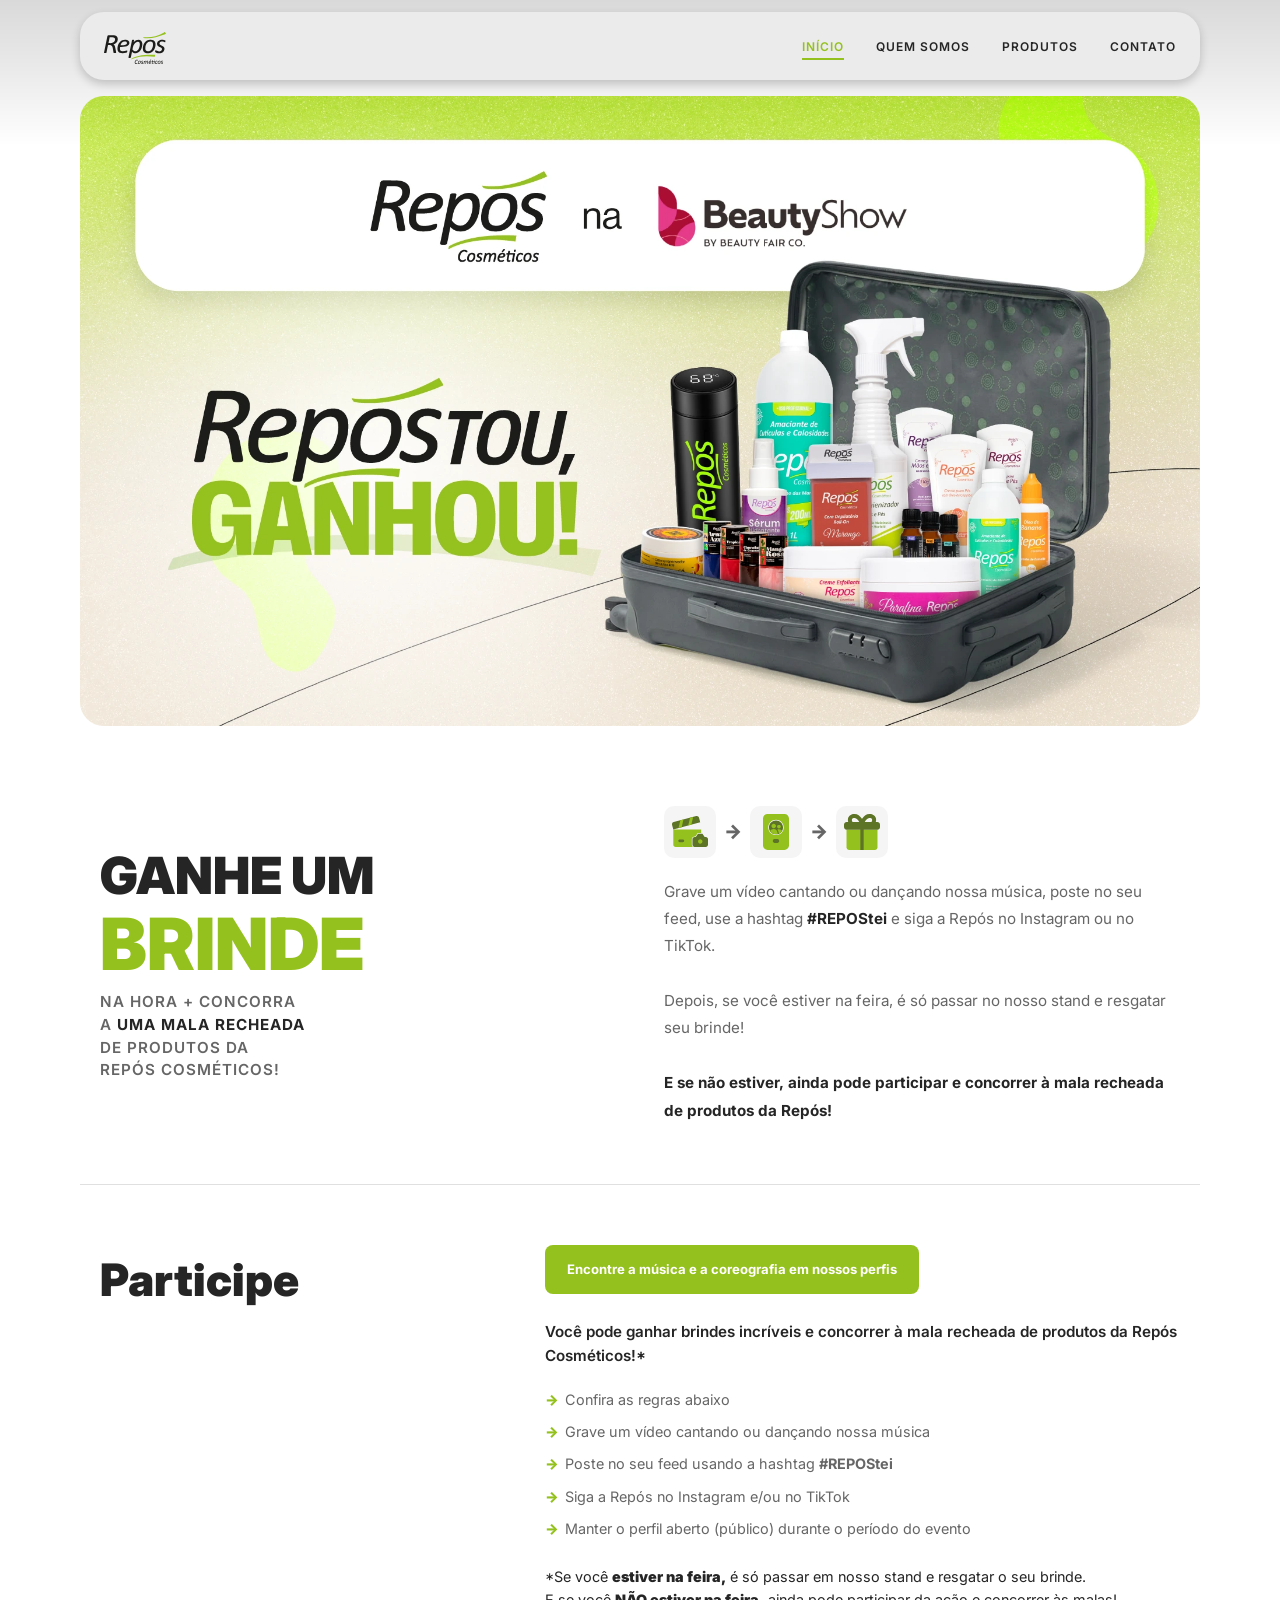
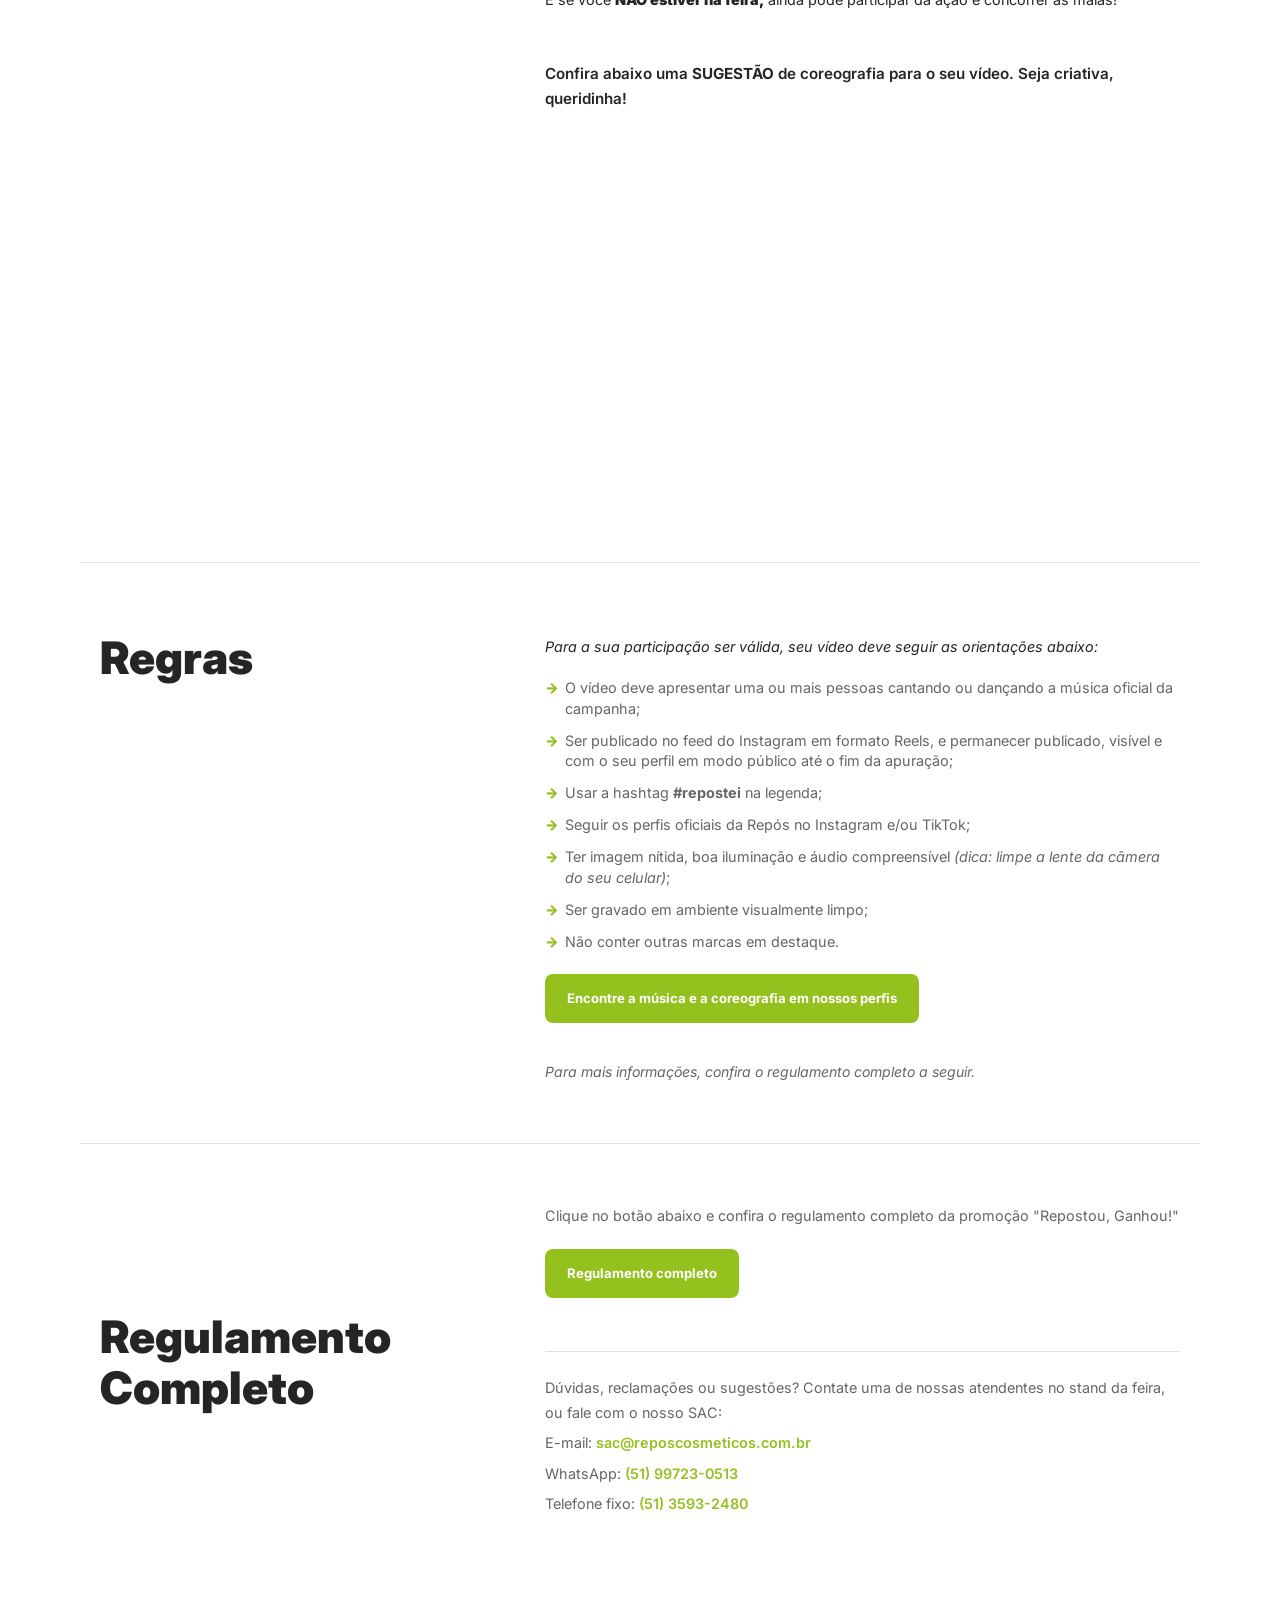
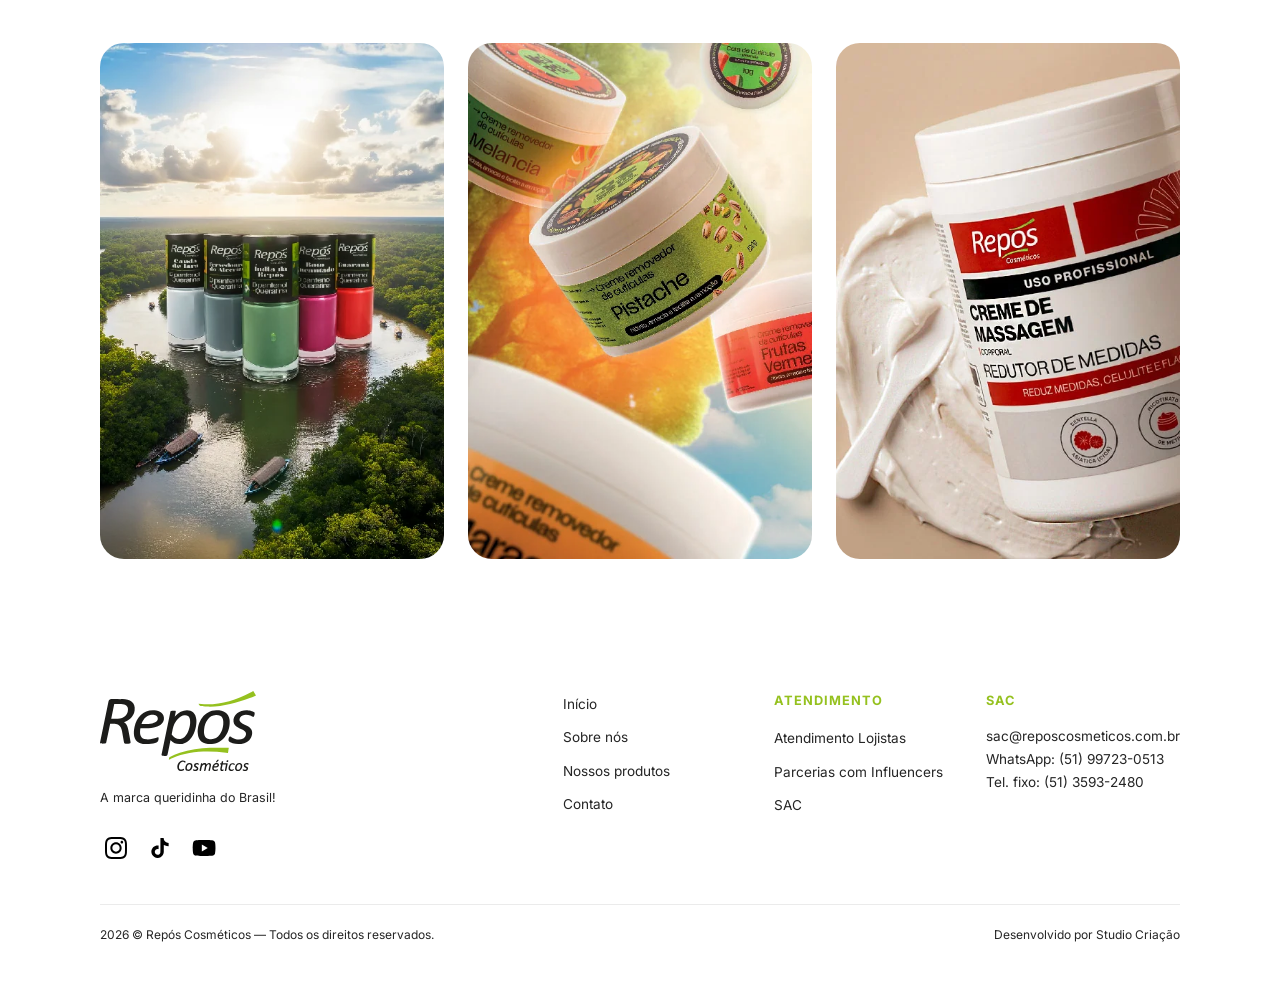
<file: index.html>
<!DOCTYPE html>
<html lang="pt-BR">
<head>
  <meta charset="UTF-8" />
  <meta name="viewport" content="width=device-width, initial-scale=1.0" />
  <title>Repostou, Ganhou! — Repós Cosméticos</title>
  <meta name="description" content="Participe da promoção Repostou, Ganhou! da Repós Cosméticose concorra a uma mala recheada de produtos. E tem brinde surpresa pra quem estiver na Beauty Show 2026!" />

  <style>
    @import url('https://fonts.googleapis.com/css2?family=Inter:wght@400;500;600;700;800;900&display=swap');

    /* ─── RESET & BASE ─── */
    *, *::before, *::after {
      box-sizing: border-box;
      margin: 0;
      padding: 0;
    }

    :root {
      --verde:       #95C11F;
      --verde-escuro:#009900;
      --cinza-escuro:#252525;
      --cinza-nav:   #3a3a3a;
      --cinza-medio: #666;
      --cinza-claro: #f5f5f5;
      --branco:      #ffffff;
      --fonte-titulo: 'Inter', sans-serif;
      --fonte-corpo:  'Inter', sans-serif;
    }

    html { scroll-behavior: smooth; }

    body {
      max-width: 1440px;
      margin: 0 auto;
      padding: 0 80px;
      font-family: var(--fonte-corpo);
      color: var(--cinza-escuro);
      background: var(--branco);
      line-height: 1.6;
      min-height: 100vh;
    }

    img { max-width: 100%; display: block; }

    a { text-decoration: none; color: inherit; }

    /* Sombra fixa degradê no topo */
    body::before {
      content: '';
      position: fixed;
      top: 0;
      left: 0;
      right: 0;
      height: 146px;
      background: linear-gradient(to bottom, rgba(0, 0, 0, 0.15) 0%, rgba(0, 0, 0, 0.08) 50%, rgba(0, 0, 0, 0) 100%);
      pointer-events: none;
      z-index: 999;
    }

    /* ══════════════════════════════════════════
       MENU / NAVEGAÇÃO GLOBAL
       ══════════════════════════════════════════ */
    .site-nav {
      background: #ebebeb;
      position: sticky;
      top: 12px;
      border-radius: 24px;
      z-index: 1000;
      width: 100%;
      box-shadow: 0 4px 10px rgba(0, 0, 0, 0.192);
    }

    .nav-container {
      max-width: 1440px;
      width: 100%;
      margin: 0 auto;
      padding: 0 24px;
      display: flex;
      align-items: center;
      justify-content: space-between;
      height: 68px;
    }

    /* Logo */
    .nav-logo img {
      height: 36px;
      padding-top: 4px
    }

    /* Links do menu */
    .nav-links {
      display: flex;
      list-style: none;
      gap: 32px;
    }

    .nav-links a {
      color: var(--cinza-escuro);
      font-family: var(--fonte-titulo);
      font-size: 0.75rem;
      font-weight: 600;
      letter-spacing: 1px;
      text-transform: uppercase;
      padding: 4px 0;
      border-bottom: 2px solid transparent;
      transition: color 0.2s, border-color 0.2s;
    }

    .nav-links a:hover,
    .nav-links a.ativo {
      color: var(--verde);
      border-bottom-color: var(--verde);
    }

    /* Hamburguer (mobile) */
    .nav-toggle {
      display: none;
      flex-direction: column;
      gap: 5px;
      background: none;
      border: none;
      cursor: pointer;
      padding: 4px;
    }

    .nav-toggle span {
      display: block;
      width: 24px;
      height: 2px;
      background: var(--cinza-escuro);
      border-radius: 4px;
      transition: transform 0.3s, opacity 0.3s;
    }

    /* Menu aberto (mobile) */
    .site-nav.aberto .nav-links {
      display: flex;
      border-radius: 0 0 16px 16px;
      background:  #ebebeb;
    }

    .site-nav.aberto .nav-toggle span:nth-child(1) {
      transform: translateY(7px) rotate(45deg);
    }
    .site-nav.aberto .nav-toggle span:nth-child(2) {
      opacity: 0;
    }
    .site-nav.aberto .nav-toggle span:nth-child(3) {
      transform: translateY(-7px) rotate(-45deg);
    }

    /* ══════════════════════════════════════════
       RODAPÉ GLOBAL
       ══════════════════════════════════════════ */
    .site-footer {
      background: var(--branco);
      color: var(--cinza-escuro);
      padding: 48px 20px 24px;
      font-family: var(--fonte-corpo);
      margin-top: 24px;
      margin-bottom: 28px;
    }

    .footer-container {
      max-width: 1200px;
      margin: 0 auto;
    }

    /* Grid de colunas */
    .footer-grid {
      display: grid;
      grid-template-columns: 2.4fr 1fr 1fr 1fr;
      gap: 32px;
      margin-bottom: 40px;
    }

    .footer-col h4 {
      font-family: var(--fonte-titulo);
      font-size: 0.8rem;
      font-weight: 700;
      letter-spacing: 1px;
      text-transform: uppercase;
      color: var(--verde);
      margin-bottom: 14px;
    }

    .footer-col ul {
      list-style: none;
    }

    .footer-col ul li {
      margin-bottom: 8px;
    }

    .footer-col ul li a {
      color: var(--cinza-escuro);
      font-size: 0.85rem;
      transition: color 0.2s;
    }

    .footer-col ul li a:hover {
      color: var(--verde);
    }

    .footer-col p {
      color: var(--cinza-escuro);
      font-size: 0.85rem;
      line-height: 1.7;
    }

    .footer-col p a {
      color: var(--cinza-escuro);
      transition: color 0.2s;
    }

    .footer-col p a:hover {
      color: var(--verde);
    }

    .footer-brand .slogan {
      font-size: 0.78rem;
      color: var(--cinza-escuro);
      margin-top: 16px;
    }

    /* Redes sociais */
    .footer-social {
      display: flex;
      gap: 12px;
      margin-top: 24px;
    }

    .footer-social a {
      width: 32px;
      height: 32px;
      display: flex;
      align-items: center;
      justify-content: center;
      transition: background 0.2s, border-color 0.2s;
    }

    .footer-social a:hover {
      background: rgba(106,176,76,0.12);
      border-color: var(--verde);
    }

    /* Linha divisória */
    .footer-bottom {
      border-top: 1px solid rgba(0,0,0,0.08);
      padding-top: 20px;
      display: flex;
      align-items: center;
      justify-content: space-between;
      flex-wrap: wrap;
      gap: 8px;
    }

    .footer-bottom p {
      font-size: 0.75rem;
      color: var(--cinza-escuro);
    }

    .footer-bottom a {
      font-size: 0.75rem;
      color: var(--cinza-escuro);
      transition: color 0.2s;
    }

    .footer-bottom a:hover {
      color: var(--verde);
    }

    /* ══════════════════════════════════════════
       RESPONSIVO — MENU E RODAPÉ
       ══════════════════════════════════════════ */
    @media (max-width: 840px) {
      body {
        padding: 0 12px;
      }

      /* Menu hamburguer */
      .nav-toggle {
        display: flex;
      }

      .nav-links {
        display: none;
        position: absolute;
        top: 64px;
        left: 0;
        right: 0;
        background: #e3e3e3;
        flex-direction: row;
        flex-wrap: wrap;
        align-items: center;
        justify-content: flex-end;
        gap: 12px;
        padding: 12px 16px;
        box-shadow: 0 4px 12px rgba(0,0,0,0.12);
        border-radius: 0 0 16px 16px;
        transition: all 0.1s ease-out;
      }

      .site-nav.aberto {
        border-radius: 24px 24px 0 0;
      }

      .site-nav.aberto .nav-links {
        box-shadow: 0 8px 16px rgba(0,0,0,0.16);
      }

      .nav-links li a {
        display: block;
        padding: 8px 16px;
        text-align: center;
        border-bottom: none;
        font-size: 0.85rem;
        border-radius: 6px;
        transition: background 0.15s ease-out;
      }

      /* Rodapé compacto em duas colunas por linha */
      .footer-grid {
        grid-template-columns: repeat(2, minmax(0, 1fr));
        gap: 60px 16px;
      }

      .footer-col {
        font-size: 0.8rem;
      }

      .footer-social {
        margin-top: 16px;
        gap: 8px;
      }
    }

    @media (max-width: 480px) {
      body {
        padding: 0 12px;
      }

      .footer-grid {
        grid-template-columns: repeat(2, minmax(0, 1fr));
        gap: 40px 20px;
      }

      .footer-brand img {
        width: 110px;
        height: auto;
      }

      .footer-brand .slogan {
        font-size: 0.65rem;
      }

      .footer-col h4 {
        font-size: 0.8rem;
      }

      .footer-col p, .footer-col ul li a {
        font-size: 0.65rem;
      }

      .footer-social a {
        width: 26px;
        height: 26px;
      }

      .footer-bottom {
        flex-direction: column;
        text-align: center;
      }

      .footer-bottom p, .footer-bottom a {
        font-size: 0.6rem;
      }
    }
  </style>

  <style>
    /* ─── HERO / BANNER ─── */
    .hero {
      display: flex;
      align-items: center;
      justify-content: center;
      overflow: hidden;
      position: relative;
      padding-top: 28px;
      padding-bottom: 20px;
    }

    .hero img {
      width: 100%;
      height: auto;
      display: block;
      border-radius: 24px;
      object-fit: cover;
    }

    /* ─── SEÇÃO: GANHE UM BRINDE ─── */
    .sec-brinde {
      padding: 60px 20px;
      background: var(--branco);
    }

    .sec-brinde .container {
      max-width: 1100px;
      margin: 0 auto;
      display: grid;
      grid-template-columns: 1fr 1fr;
      gap: 48px;
      align-items: center;
    }

    /* Coluna esquerda — texto principal */
    .brinde-titulo {
      font-family: var(--fonte-titulo);
      font-weight: 900;
      line-height: 1.1;
      text-transform: uppercase;
    }

    .brinde-titulo .ganhe {
      font-size: clamp(2rem, 5vw, 3.2rem);
      color: var(--cinza-escuro);
      display: block;
    }

    .brinde-titulo .brinde {
      font-size: clamp(2.8rem, 7vw, 4.5rem);
      color: var(--verde);
      display: block;
    }

    .brinde-subtitulo {
      font-family: var(--fonte-titulo);
      font-size: clamp(0.75rem, 2vw, 0.95rem);
      font-weight: 600;
      color: var(--cinza-medio);
      text-transform: uppercase;
      letter-spacing: 1px;
      margin-top: 8px;
      line-height: 1.5;
    }

    .brinde-subtitulo strong {
      color: var(--cinza-escuro);
    }

    /* Linha de ícones (câmera → instagram → brinde) */
    .icones-fluxo {
      display: flex;
      align-items: center;
      gap: 8px;
      margin-bottom: 20px;
      flex-wrap: wrap;
    }

    .icone-item {
      width: 52px;
      height: 52px;
      background: var(--cinza-claro);
      border-radius: 10px;
      display: flex;
      align-items: center;
      justify-content: center;
      overflow: hidden;
    }

    .icone-item img {
      width: 36px;
      height: 36px;
      object-fit: contain;
    }

    .icone-seta {
      font-family: var(--fonte-titulo);
      font-size: 1.2rem;
      color: var(--cinza-medio);
      font-weight: 900;
    }

    .brinde-desc {
      font-size: 0.95rem;
      color: var(--cinza-medio);
      line-height: 1.8;
    }

    .brinde-desc strong {
      color: var(--cinza-escuro);
      font-weight: 700;
    }

    /* ─── DIVISOR ─── */
    .divisor {
      border: none;
      border-top: 1pt solid #e0e0e0;
      margin: 0;
    }

    /* ─── SEÇÃO: PARTICIPE ─── */
    .sec-participe {
      padding: 60px 20px;
      background: var(--branco);
    }

    .sec-participe .container {
      max-width: 1100px;
      margin: 0 auto;
      display: grid;
      grid-template-columns: 1fr 1.6fr;
      gap: 48px;
      align-items: start;
    }

    /* Coluna esquerda */
    .participe-esq h2 {
      font-family: var(--fonte-titulo);
      font-weight: 900;
      font-size: clamp(1.8rem, 4vw, 2.8rem);
      color: var(--cinza-escuro);
    }

    .btn-verde {
      display: inline-flex;
      align-items: center;
      justify-content: center;
      gap: 8px;
      background: var(--verde);
      color: var(--branco);
      font-family: var(--fonte-titulo);
      font-weight: 700;
      font-size: 0.82rem;
      padding: 14px 22px;
      border-radius: 8px;
      text-align: center;
      transition: background 0.2s, transform 0.15s;
    }

    .btn-verde:hover {
      background: var(--verde-escuro);
    }

    /* Coluna direita — instruções */
    .participe-dir p.intro {
      font-size: 0.95rem;
      color: var(--cinza-escuro);
      font-weight: 600;
      margin-bottom: 16px;
    }

    .lista-seta {
      list-style: none;
      margin-bottom: 20px;
    }

    .lista-seta li {
      padding: 6px 0 6px 20px;
      position: relative;
      font-size: 0.9rem;
      color: var(--cinza-medio);
      line-height: 1.4;
    }

    .lista-seta li::before {
      content: '→';
      position: absolute;
      left: 0;
      color: var(--verde);
      font-weight: 900;
    }

    .participe-dir p.conclusao {
      font-size: 0.9rem;
      color: var(--cinza-escuro);
      margin-top: 8px;
    }

    .participe-dir p.conclusao strong {
      font-weight: 900;
    }

    /* Player de vídeo */

    .video-embed {
      width: 100%;
      max-width: 960px;
      margin-top: 24px;
    }

    .video-embed iframe {
      width: 100%;
      height: 220px;
      min-height: 220px;
      border-radius: 16px;
      border: 0;
    }

    @media (min-width: 840px) {
      .video-embed iframe {
        height: 360px;
      }
    }

    /* ─── SEÇÃO: REGRAS ─── */
    .sec-regras {
      padding: 60px 20px;
    }

    .sec-regras .container {
      max-width: 1100px;
      margin: 0 auto;
      display: grid;
      grid-template-columns: 1fr 1.6fr;
      gap: 48px;
      align-items: start;
    }

    .sec-regras h2 {
      font-family: var(--fonte-titulo);
      font-weight: 900;
      font-size: clamp(1.8rem, 4vw, 2.8rem);
      color: var(--cinza-escuro);
    }

    .regras-dir .lista-seta {
      margin-bottom: 16px;
    }

    .regras-dir p {
      font-size: 0.88rem;
      color: var(--cinza-medio);
      margin-top: 12px;
      font-style: italic;
    }

    /* ─── SEÇÃO: REGULAMENTO COMPLETO ─── */
    .sec-regulamento {
      padding: 60px 20px;
      background: var(--branco);
    }

    .sec-regulamento .container {
      max-width: 1100px;
      margin: 0 auto;
      display: grid;
      grid-template-columns: 1fr 1.6fr;
      gap: 48px;
      align-items: center;
    }

    .sec-regulamento h2 {
      font-family: var(--fonte-titulo);
      font-weight: 900;
      font-size: clamp(1.8rem, 4vw, 2.8rem);
      color: var(--cinza-escuro);
      line-height: 1.15;
    }

    .regulamento-dir p {
      font-size: 0.9rem;
      color: var(--cinza-medio);
      margin-bottom: 20px;
      line-height: 1.7;
    }

    .regulamento-dir .contato-box {
      margin-top: 28px;
      padding-top: 24px;
      border-top: 1px solid #e0e0e0;
    }

    .regulamento-dir .contato-box p {
      margin-bottom: 6px;
    }

    .regulamento-dir .contato-box a {
      color: var(--verde);
      font-weight: 600;
    }

    /* ─── GALERIA DE FOTOS ─── */
    .sec-galeria {
      width: 100%;
      padding: 60px 20px;
      margin: 0 auto;
      max-width: 1440px;
      display: grid;
      grid-template-columns: repeat(3, minmax(0, 1fr));
      gap: 24px;
      align-items: stretch;
    }

    .galeria-item {
      width: 100%;
      aspect-ratio: 2 / 3;
      overflow: hidden;
      border-radius: 24px;
      background: #f6f6f6;
    }

    .sec-galeria img {
      width: 100%;
      height: 100%;
      object-fit: cover;
      display: block;
    }

    @media (max-width: 768px) {
      .hero {
        padding-top: 28px;
        padding-bottom: 16px;
      }

      .hero img {
        border-radius: 16px;
      }

      /* Brinde: empilha */
      .sec-brinde .container {
        grid-template-columns: 1fr;
        gap: 28px;
        text-align: center;
      }

      .icones-fluxo {
        justify-content: center;
      }

      /* Participe: empilha */
      .sec-participe .container {
        grid-template-columns: 1fr;
        gap: 28px;
      }

      .participe-esq {
        text-align: center;
      }

      /* Regras: empilha */
      .sec-regras .container {
        grid-template-columns: 1fr;
        gap: 24px;
      }

      /* Regulamento: empilha */
      .sec-regulamento .container {
        grid-template-columns: 1fr;
        gap: 24px;
      }

      .sec-galeria {
        display: grid;
        grid-template-columns: repeat(3, minmax(0, 1fr));
        gap: 16px;
        overflow-x: visible;
        padding-bottom: 0;
        margin: 0 auto;
      }

      .galeria-item {
        width: 100%;
        max-width: 100%;
        min-width: 0;
      }
    }

    @media (max-width: 480px) {
      .hero {
        padding-top: 28px;
        padding-bottom: 16px;
      }

      .sec-brinde,
      .sec-participe,
      .sec-regras,
      .sec-regulamento,
      .sec-galeria {
        padding: 32px 16px;
      }

      .sec-galeria {
        display: grid;
        grid-template-columns: repeat(3, minmax(0, 1fr));
        gap: 10px;
        overflow-x: visible;
        padding-bottom: 0;
        margin: 0 auto;
      }

      .galeria-item {
        width: 100%;
        max-width: 100%;
        min-width: 0;
        border-radius: 16px;
      }
    }
  </style>
</head>
<body>

  <!-- ══════════════════════════════════════════
       MENU
       ══════════════════════════════════════════ -->
  <nav class="site-nav" id="site-nav">
    <div class="nav-container">

      <!-- Logo -->
      <a href="https://reposcosmeticos.com.br/" class="nav-logo">
      <img src="assets/logo repós_cinza.svg" alt="Repós Cosméticos" />
      </a>

      <!-- Hamburguer (mobile) -->
      <button class="nav-toggle" id="nav-toggle" aria-label="Abrir menu">
        <span></span>
        <span></span>
        <span></span>
      </button>

      <!-- Links -->
      <ul class="nav-links" id="nav-links">
        <li><a href="https://reposcosmeticos.com.br/" class="ativo">Início</a></li>
        <li><a href="https://reposcosmeticos.com.br/Sobre-Nos">Quem Somos</a></li>
        <li><a href="https://reposcosmeticos.com.br/Conheca-nossos-produtos">Produtos</a></li>
        <li><a href="https://reposcosmeticos.com.br/contato">Contato</a></li>
      </ul>

    </div>
  </nav>


  <!-- ══════════════════════════════════════════
       HERO / BANNER PRINCIPAL
       ══════════════════════════════════════════ -->
  <section class="hero">
    <img src="assets\header-landing-respostou.webp" alt="Repostou, Ganhou! — Repós Cosméticos na Beauty Show 2026" />
  </section>


  <!-- ══════════════════════════════════════════
       GANHE UM BRINDE
       ══════════════════════════════════════════ -->
  <section class="sec-brinde">
    <div class="container">

      <!-- Esquerda: título -->
      <div class="brinde-esq">
        <p class="brinde-titulo">
          <span class="ganhe">Ganhe um</span>
          <span class="brinde">brinde</span>
        </p>
        <p class="brinde-subtitulo">
          Na hora + concorra<br>
          a <strong>uma mala recheada</strong><br>
          de produtos da<br>
          Repós Cosméticos!
        </p>
      </div>

      <!-- Direita: fluxo de ícones + descrição -->
      <div class="brinde-direita">
        <div class="icones-fluxo">
          <div class="icone-item" title="Grave um vídeo"><img src="assets/icons\icon-1.svg" alt="Grave um vídeo"></div>
          <span class="icone-seta">→</span>
          <div class="icone-item" title="Poste no Instagram"><img src="assets/icons\icon-2.svg" alt="Poste no Instagram"></div>
          <span class="icone-seta">→</span>
          <div class="icone-item" title="Ganhe um brinde"><img src="assets/icons\icon-3.svg" alt="Ganhe um brinde"></div>
        </div>
        <p class="brinde-desc">
          Grave um vídeo cantando ou dançando nossa música, poste no seu feed,
          use a hashtag <strong>#REPOStei</strong> e siga a Repós no Instagram ou no TikTok.<br><br>
          Depois, se você estiver na feira, é só passar no nosso stand e resgatar seu brinde!<br><br><strong>E se não estiver, ainda pode participar e concorrer à mala recheada de produtos da Repós!</strong>
        </p>
      </div>

    </div>
  </section>

  <hr class="divisor" />


  <!-- ══════════════════════════════════════════
       PARTICIPE
       ══════════════════════════════════════════ -->
  <section class="sec-participe" id="participe">
    <div class="container">

      <!-- Esquerda -->
      <div class="participe-esq">
        <h2>Participe</h2>
      </div>

      <!-- Direita -->
      <div class="participe-dir">
        <a href="https://linktr.ee/reposcosmeticosoficial" class="btn-verde">
          Encontre a música e a coreografia em nossos perfis
        </a><br><br>
        <p class="intro">Você pode ganhar brindes incríveis e concorrer à mala recheada de produtos da Repós Cosméticos!*</p>

        <ul class="lista-seta">
          <li>Confira as regras abaixo</li>
          <li>Grave um vídeo cantando ou dançando nossa música</li>
          <li>Poste no seu feed usando a hashtag <strong>#REPOStei</strong></li>
          <li>Siga a Repós no Instagram e/ou no TikTok</li>
          <li>Manter o perfil aberto (público) durante o período do evento</li>
        </ul>

        <p class="conclusao">*Se você <strong>estiver na feira,</strong> é só passar em nosso stand e resgatar o seu brinde.<br>E se você <strong>NÃO estiver na feira,</strong> ainda pode participar da ação e concorrer às malas!</p><br>
        
        <br>
        <p class="intro">Confira abaixo uma <strong>SUGESTÃO</strong> de coreografia para o seu vídeo. Seja criativa, queridinha!</p>
        
        <!-- Vídeo da coreo -->
        <div class="video-embed">
          <iframe class="video-embed__iframe" width="100%" height="220" src="https://www.youtube.com/embed/lAbROEVxhZc?si=iVXbt01r_pBQ84ml" title="YouTube video player" frameborder="0" allow="accelerometer; autoplay; clipboard-write; encrypted-media; gyroscope; picture-in-picture; web-share" referrerpolicy="strict-origin-when-cross-origin" allowfullscreen></iframe>
        </div>
      </div>

    </div>
  </section>

  <hr class="divisor" />


  <!-- ══════════════════════════════════════════
       REGRAS
       ══════════════════════════════════════════ -->
  <section class="sec-regras" id="regras">
    <div class="container">

      <h2>Regras</h2>

      <div class="regras-dir">
        <p style="font-size:0.9rem; color:var(--cinza-escuro); margin-bottom:14px;">
          Para a sua participação ser válida, seu vídeo deve seguir as orientações abaixo:
        </p>

        <ul class="lista-seta">
          <li>O vídeo deve apresentar uma ou mais pessoas cantando ou dançando a música oficial da campanha;</li>
          <li>Ser publicado no feed do Instagram em formato Reels, e permanecer publicado, visível e com o seu perfil em modo público até o fim da apuração;</li>
          <li>Usar a hashtag <strong>#repostei</strong> na legenda;</li>
          <li>Seguir os perfis oficiais da Repós no Instagram e/ou TikTok;</li>
          <li>Ter imagem nítida, boa iluminação e áudio compreensível <em>(dica: limpe a lente da câmera do seu celular)</em>;</li>
          <li>Ser gravado em ambiente visualmente limpo;</li>
          <li>Não conter outras marcas em destaque.</li>
        </ul>

        <a href="https://linktr.ee/reposcosmeticosoficial" class="btn-verde">
          Encontre a música e a coreografia em nossos perfis
        </a>
        <br><br>
        <p>Para mais informações, confira o regulamento completo a seguir.</p>
      </div>

    </div>
  </section>

  <hr class="divisor" />


  <!-- ══════════════════════════════════════════
       REGULAMENTO COMPLETO
       ══════════════════════════════════════════ -->
  <section class="sec-regulamento" id="regulamento">
    <div class="container">

      <h2>Regulamento<br>Completo</h2>

      <div class="regulamento-dir">
        <p>Clique no botão abaixo e confira o regulamento completo da promoção "Repostou, Ganhou!"</p>

        <a href="https://www.google.com/" class="btn-verde">
          Regulamento completo
        </a><br><br>

        <!-- Contato / Dúvidas -->
        <div class="contato-box">
          <p>Dúvidas, reclamações ou sugestões? Contate uma de nossas atendentes no stand da feira, ou fale com o nosso SAC:</p>
          <p>E-mail: <a href="mailto:sac@reposcosmeticos.com.br">sac@reposcosmeticos.com.br</a></p>
          <p>WhatsApp: <a href="https://wa.me/5551997230513">(51) 99723-0513</a></p>
          <p>Telefone fixo: <a href="tel:+555135932480">(51) 3593-2480</a></p>
        </div>
      </div>

    </div>
  </section>


  <!-- ══════════════════════════════════════════
       GALERIA DE FOTOS (3 imagens)
       ══════════════════════════════════════════ -->
  <div class="sec-galeria" aria-label="Galeria de produtos Repós">
    <div class="galeria-item">
      <img src="assets\nova foto promocional linha norte.webp" alt="Esmaltes Linha Norte">
    </div>
    <div class="galeria-item">
      <img src="assets\Meu Pomar.webp" alt="Linha Meu Pomar">
    </div>
    <div class="galeria-item">
      <img src="assets\Redutor de Medidas.webp" alt="Linha de Massagem">
    </div>
  </div>


  <!-- ══════════════════════════════════════════
       RODAPÉ
       ══════════════════════════════════════════ -->
  <footer class="site-footer">
    <div class="footer-container">

      <div class="footer-grid">

        <!-- Coluna 1: Marca -->
        <div class="footer-col footer-brand">
          <img src="assets\logo repós_cinza.svg" alt="Repós Cosméticos" style="height:80px; margin-bottom:4px;" />
          <p class="slogan">A marca queridinha do Brasil!</p>
          <div class="footer-social">
            <a href="https://www.instagram.com/reposcosmeticosoficial" title="Instagram"><img src="assets\icons\ig.svg"></a>
            <a href="https://www.tiktok.com/@reposcosmeticos" title="TikTok"><img src="assets\icons\ttk.svg"></a>
            <a href="https://www.youtube.com/@ReposCosmeticos" title="YouTube"><img src="assets\icons\yt.svg"></a>
          </div>
        </div>

        <!-- Coluna 2: Navegação -->
        <div class="footer-col">
          <ul>
            <li><a href="https://reposcosmeticos.com.br/">Início</a></li>
            <li><a href="https://reposcosmeticos.com.br/Sobre-Nos">Sobre nós</a></li>
            <li><a href="https://reposcosmeticos.com.br/Conheca-nossos-produtos">Nossos produtos</a></li>
            <li><a href="https://reposcosmeticos.com.br/contato">Contato</a></li>
          </ul>
        </div>

        <!-- Coluna 3: Atendimento -->
        <div class="footer-col">
          <h4>Atendimento</h4>
          <ul>
            <li><a href="https://wa.me/5551998109144">Atendimento Lojistas</a></li>
            <li><a href="https://forms.gle/RsEqaRWvct9JYiVw8">Parcerias com Influencers</a></li>
            <li><a href="https://wa.me/5551997230513">SAC</a></li>
          </ul>
        </div>

        <!-- Coluna 4: Canais -->
        <div class="footer-col">
          <h4>SAC</h4>
          <p>
            <a href="mailto:sac@reposcosmeticos.com.br">sac@reposcosmeticos.com.br</a><br>
            WhatsApp: <a href="https://wa.me/5551997230513">(51) 99723-0513</a><br>
            Tel. fixo: <a href="tel:+555135932480">(51) 3593-2480</a>
          </p>
        </div>

      </div>

      <!-- Linha inferior -->
      <div class="footer-bottom">
        <p>2026 © Repós Cosméticos — Todos os direitos reservados.</p>
        <a>Desenvolvido por Studio Criação</a>
      </div>

    </div>
  </footer>

  <!-- ══════════════════════════════════════════
       JAVASCRIPT — Menu hamburguer + scroll suave
       ══════════════════════════════════════════ -->
  <script>
    // Menu hamburguer
    const navToggle = document.getElementById('nav-toggle');
    const siteNav   = document.getElementById('site-nav');

    navToggle.addEventListener('click', () => {
      siteNav.classList.toggle('aberto');
      const expandido = siteNav.classList.contains('aberto');
      navToggle.setAttribute('aria-expanded', expandido);
    });

    // Fecha o menu ao clicar em um link (mobile)
    document.querySelectorAll('.nav-links a').forEach(link => {
      link.addEventListener('click', () => {
        siteNav.classList.remove('aberto');
      });
    });

    // Fecha o menu ao clicar fora
    document.addEventListener('click', (e) => {
      if (!siteNav.contains(e.target)) {
        siteNav.classList.remove('aberto');
      }
    });
  </script>

</body>
</html>
</file>
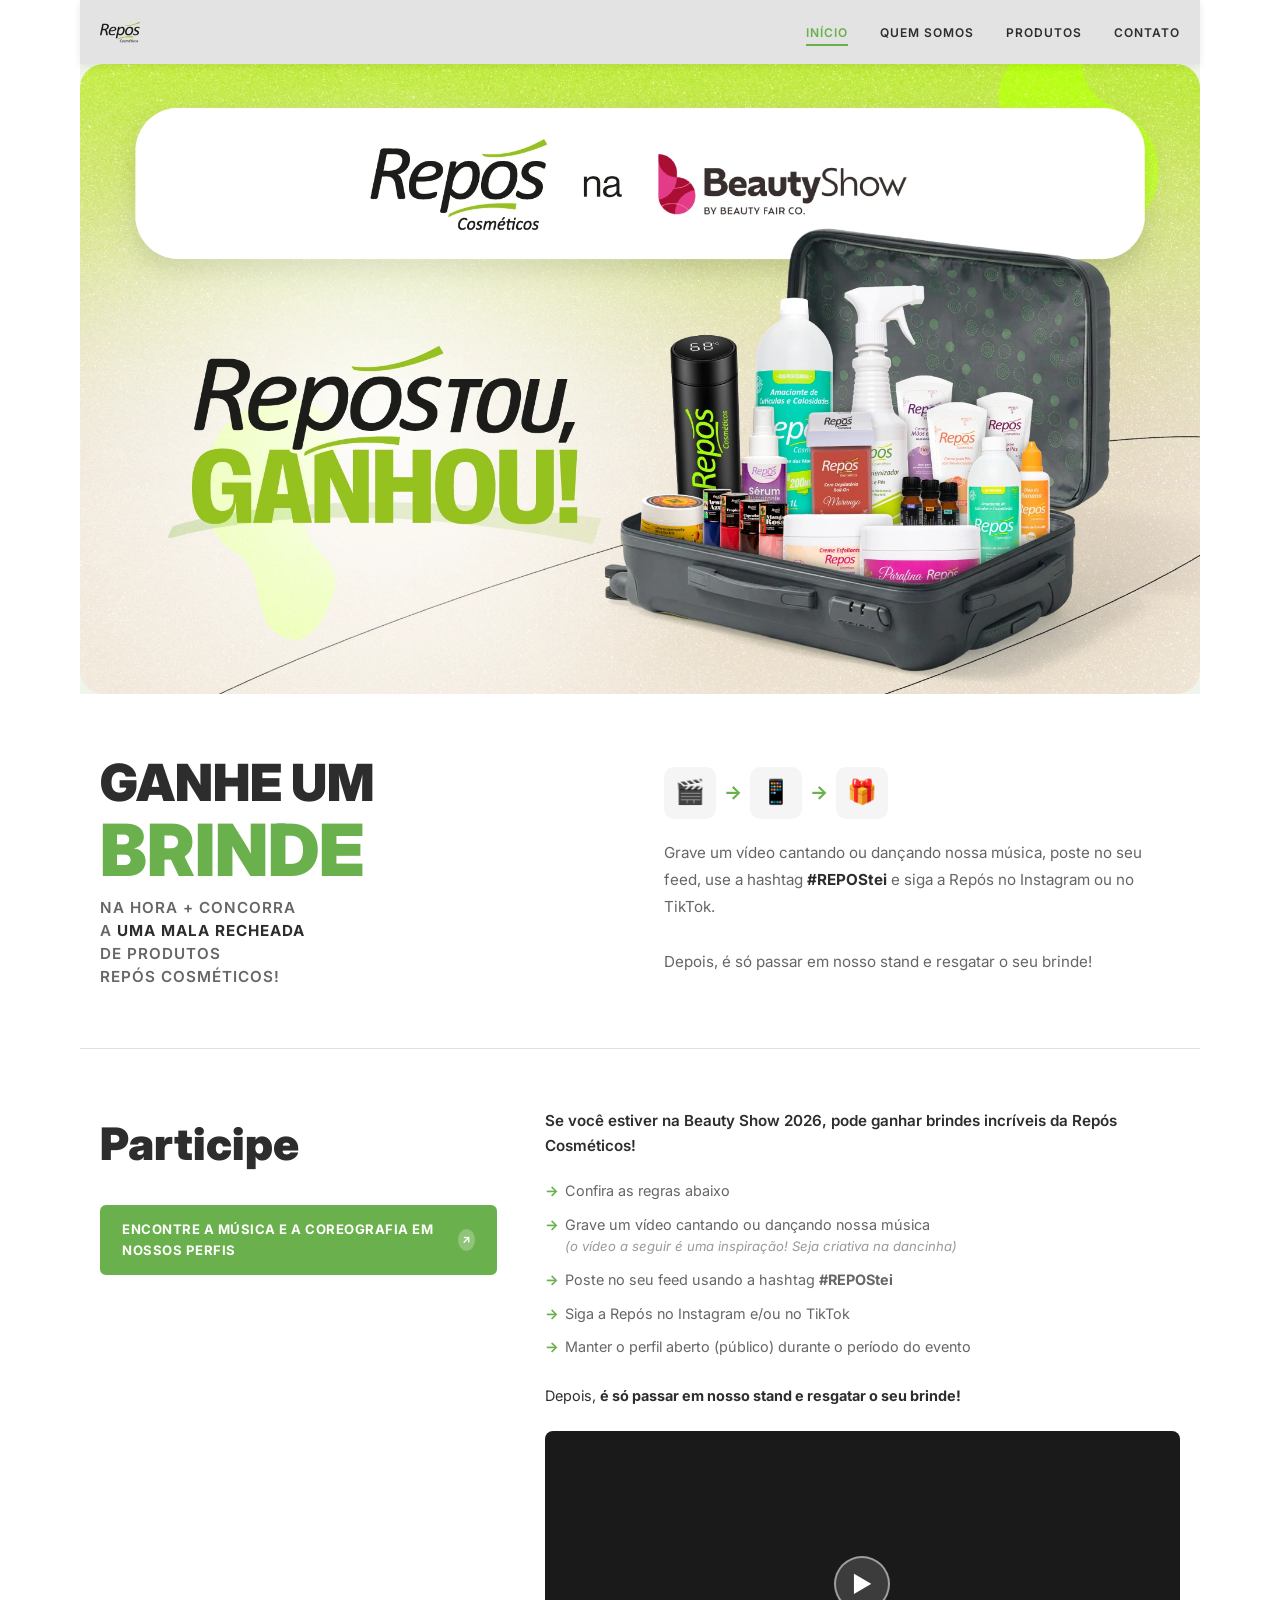
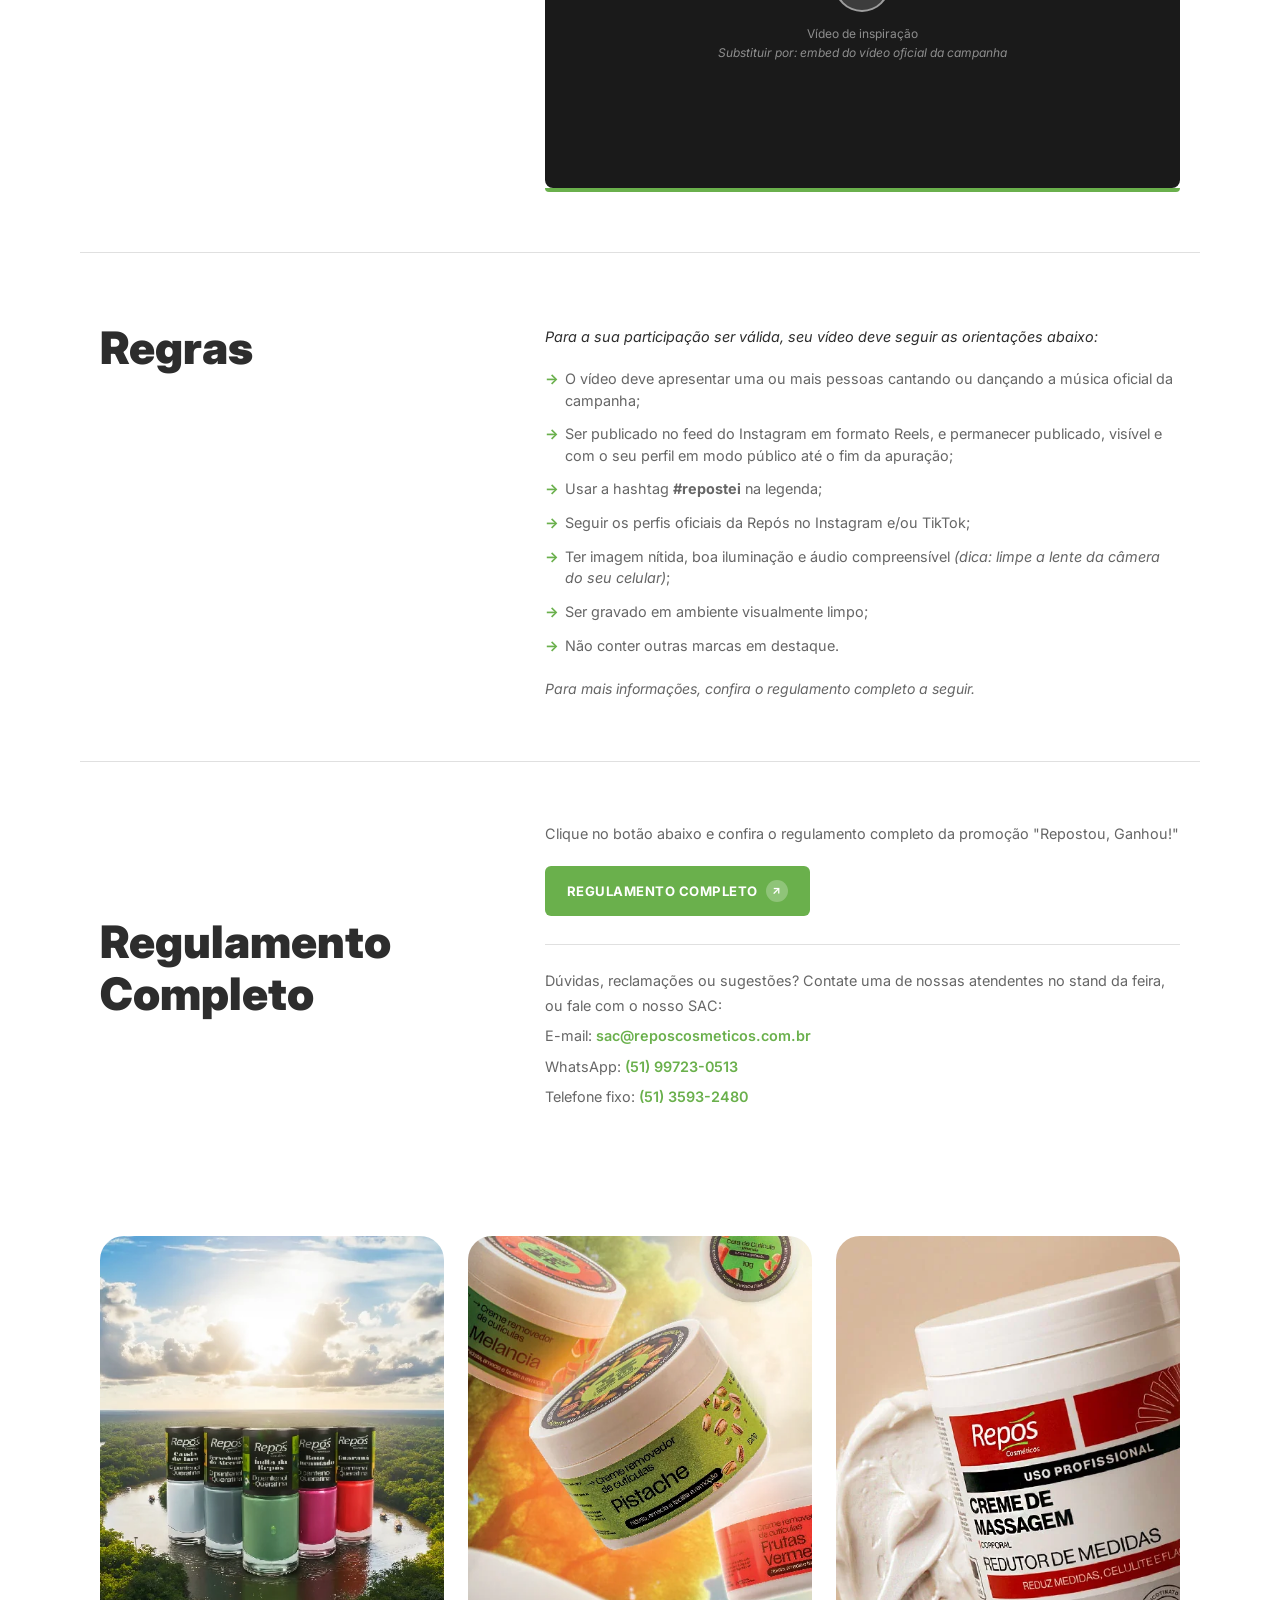
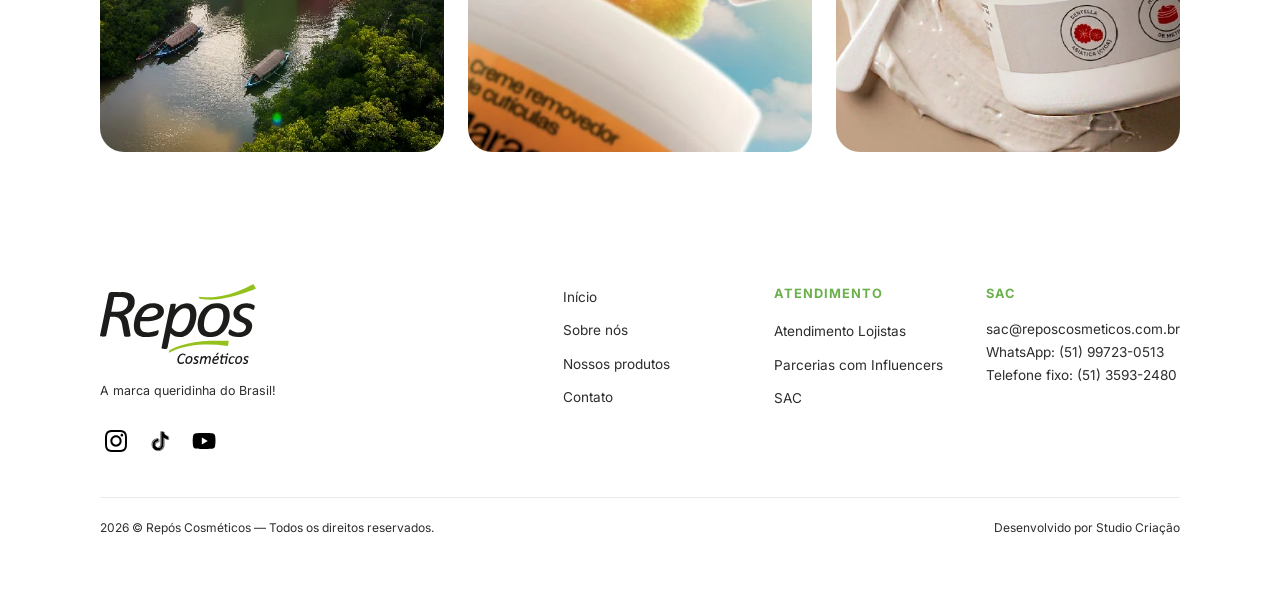
<file: index (3) - claude.html>
<!DOCTYPE html>
<html lang="pt-BR">
<head>
  <meta charset="UTF-8" />
  <meta name="viewport" content="width=device-width, initial-scale=1.0" />
  <title>Repostou, Ganhou! — Repós Cosméticos na Beauty Show 2026</title>
  <meta name="description" content="Participe da promoção Repostou, Ganhou! da Repós Cosméticos na Beauty Show 2026 e concorra a uma mala recheada de produtos." />

  <!-- CSS Global (menu + rodapé) -->
  <link rel="stylesheet" href="global - claude.css" />

  <style>
    /* ══════════════════════════════════════════
       CSS ESPECÍFICO DESTA LANDING PAGE
       ══════════════════════════════════════════ */

    /* ─── HERO / BANNER ─── */
    .hero {
      background: #f0f4ea; /* fallback enquanto imagem não carrega */
      min-height: 420px;
      display: flex;
      align-items: center;
      justify-content: center;
      overflow: hidden;
      position: relative;
    }

    .hero img {
      width: 100%;
      height: auto;
      display: block;
      border-radius: 24px;
      object-fit: cover;
    }

    .hero-img-placeholder {
      width: 100%;
      min-height: 420px;
      background: linear-gradient(135deg, #e8f0e0 0%, #d4e8c2 100%);
      display: flex;
      flex-direction: column;
      align-items: center;
      justify-content: center;
      gap: 12px;
      color: #6ab04c;
      font-family: 'Montserrat', sans-serif;
    }

    .hero-img-placeholder p {
      font-size: 0.85rem;
      font-weight: 600;
      letter-spacing: 0.5px;
      text-align: center;
    }

    /* ─── SEÇÃO: GANHE UM BRINDE ─── */
    .sec-brinde {
      padding: 60px 20px;
      background: var(--branco);
    }

    .sec-brinde .container {
      max-width: 1100px;
      margin: 0 auto;
      display: grid;
      grid-template-columns: 1fr 1fr;
      gap: 48px;
      align-items: center;
    }

    /* Coluna esquerda — texto principal */
    .brinde-titulo {
      font-family: var(--fonte-titulo);
      font-weight: 900;
      line-height: 1.1;
      text-transform: uppercase;
    }

    .brinde-titulo .ganhe {
      font-size: clamp(2rem, 5vw, 3.2rem);
      color: var(--cinza-escuro);
      display: block;
    }

    .brinde-titulo .brinde {
      font-size: clamp(2.8rem, 7vw, 4.5rem);
      color: var(--verde);
      display: block;
    }

    .brinde-subtitulo {
      font-family: var(--fonte-titulo);
      font-size: clamp(0.75rem, 2vw, 0.95rem);
      font-weight: 600;
      color: var(--cinza-medio);
      text-transform: uppercase;
      letter-spacing: 1px;
      margin-top: 8px;
      line-height: 1.5;
    }

    .brinde-subtitulo strong {
      color: var(--cinza-escuro);
    }

    /* Coluna direita — ícones + texto */
    .brinde-direita {}

    /* Linha de ícones (câmera → instagram → brinde) */
    .icones-fluxo {
      display: flex;
      align-items: center;
      gap: 8px;
      margin-bottom: 20px;
      flex-wrap: wrap;
    }

    .icone-item {
      width: 52px;
      height: 52px;
      background: var(--cinza-claro);
      border-radius: 10px;
      display: flex;
      align-items: center;
      justify-content: center;
      font-size: 1.5rem;
    }

    .icone-seta {
      font-size: 1.2rem;
      color: var(--verde);
      font-weight: 700;
    }

    .brinde-desc {
      font-size: 0.95rem;
      color: var(--cinza-medio);
      line-height: 1.8;
    }

    .brinde-desc strong {
      color: var(--cinza-escuro);
      font-weight: 700;
    }

    /* ─── DIVISOR ─── */
    .divisor {
      border: none;
      border-top: 1px solid #e0e0e0;
      margin: 0;
    }

    /* ─── SEÇÃO: PARTICIPE ─── */
    .sec-participe {
      padding: 60px 20px;
      background: var(--branco);
    }

    .sec-participe .container {
      max-width: 1100px;
      margin: 0 auto;
      display: grid;
      grid-template-columns: 1fr 1.6fr;
      gap: 48px;
      align-items: start;
    }

    /* Coluna esquerda */
    .participe-esq h2 {
      font-family: var(--fonte-titulo);
      font-weight: 900;
      font-size: clamp(1.8rem, 4vw, 2.8rem);
      color: var(--cinza-escuro);
      margin-bottom: 24px;
    }

    .btn-verde {
      display: inline-flex;
      align-items: center;
      gap: 8px;
      background: var(--verde);
      color: var(--branco);
      font-family: var(--fonte-titulo);
      font-weight: 700;
      font-size: 0.82rem;
      letter-spacing: 0.5px;
      text-transform: uppercase;
      padding: 14px 22px;
      border-radius: 6px;
      transition: background 0.2s, transform 0.15s;
    }

    .btn-verde:hover {
      background: var(--verde-escuro);
      transform: translateY(-1px);
    }

    .btn-verde .btn-icone {
      width: 22px;
      height: 22px;
      background: rgba(255,255,255,0.25);
      border-radius: 50%;
      display: flex;
      align-items: center;
      justify-content: center;
      font-size: 0.7rem;
    }

    /* Coluna direita — instruções */
    .participe-dir p.intro {
      font-size: 0.95rem;
      color: var(--cinza-escuro);
      font-weight: 600;
      margin-bottom: 16px;
    }

    .lista-seta {
      list-style: none;
      margin-bottom: 20px;
    }

    .lista-seta li {
      padding: 6px 0 6px 20px;
      position: relative;
      font-size: 0.9rem;
      color: var(--cinza-medio);
      line-height: 1.5;
    }

    .lista-seta li::before {
      content: '→';
      position: absolute;
      left: 0;
      color: var(--verde);
      font-weight: 700;
    }

    .participe-dir p.conclusao {
      font-size: 0.9rem;
      color: var(--cinza-escuro);
      margin-top: 8px;
    }

    .participe-dir p.conclusao strong {
      font-weight: 700;
    }

    /* Player de vídeo placeholder */
    .video-placeholder {
      margin-top: 24px;
      background: #1a1a1a;
      border-radius: 8px;
      aspect-ratio: 16/9;
      display: flex;
      flex-direction: column;
      align-items: center;
      justify-content: center;
      gap: 12px;
      cursor: pointer;
      position: relative;
      overflow: hidden;
    }

    .video-placeholder .play-btn {
      width: 56px;
      height: 56px;
      background: rgba(255,255,255,0.15);
      border: 2px solid rgba(255,255,255,0.5);
      border-radius: 50%;
      display: flex;
      align-items: center;
      justify-content: center;
      font-size: 1.4rem;
      color: var(--branco);
      transition: background 0.2s;
    }

    .video-placeholder:hover .play-btn {
      background: rgba(106,176,76,0.5);
      border-color: var(--verde);
    }

    .video-placeholder p {
      color: rgba(255,255,255,0.5);
      font-size: 0.75rem;
      text-align: center;
    }

    /* Barra verde embaixo do vídeo */
    .video-barra {
      height: 4px;
      background: var(--verde);
      border-radius: 0 0 8px 8px;
    }

    /* ─── SEÇÃO: REGRAS ─── */
    .sec-regras {
      padding: 60px 20px;
      background: var(--branco);
    }

    .sec-regras .container {
      max-width: 1100px;
      margin: 0 auto;
      display: grid;
      grid-template-columns: 1fr 1.6fr;
      gap: 48px;
      align-items: start;
    }

    .sec-regras h2 {
      font-family: var(--fonte-titulo);
      font-weight: 900;
      font-size: clamp(1.8rem, 4vw, 2.8rem);
      color: var(--cinza-escuro);
    }

    .regras-dir .lista-seta {
      margin-bottom: 16px;
    }

    .regras-dir p {
      font-size: 0.88rem;
      color: var(--cinza-medio);
      margin-top: 12px;
      font-style: italic;
    }

    /* ─── SEÇÃO: REGULAMENTO COMPLETO ─── */
    .sec-regulamento {
      padding: 60px 20px;
      background: var(--branco);
    }

    .sec-regulamento .container {
      max-width: 1100px;
      margin: 0 auto;
      display: grid;
      grid-template-columns: 1fr 1.6fr;
      gap: 48px;
      align-items: center;
    }

    .sec-regulamento h2 {
      font-family: var(--fonte-titulo);
      font-weight: 900;
      font-size: clamp(1.8rem, 4vw, 2.8rem);
      color: var(--cinza-escuro);
      line-height: 1.15;
    }

    .regulamento-dir p {
      font-size: 0.9rem;
      color: var(--cinza-medio);
      margin-bottom: 20px;
      line-height: 1.7;
    }

    .regulamento-dir .contato-box {
      margin-top: 28px;
      padding-top: 24px;
      border-top: 1px solid #e0e0e0;
    }

    .regulamento-dir .contato-box p {
      margin-bottom: 6px;
    }

    .regulamento-dir .contato-box a {
      color: var(--verde);
      font-weight: 600;
    }

    /* ─── GALERIA DE FOTOS ─── */
    .sec-galeria {
      width: 100%;
      padding: 60px 20px;
      margin: 0 auto;
      max-width: 1440px;
      display: grid;
      grid-template-columns: repeat(3, minmax(0, 1fr));
      gap: 24px;
      align-items: stretch;
    }

    .galeria-item {
      width: 100%;
      aspect-ratio: 2 / 3;
      overflow: hidden;
      border-radius: 24px;
      background: #f6f6f6;
    }

    .sec-galeria img {
      width: 100%;
      height: 100%;
      object-fit: cover;
      display: block;
    }

    .galeria-item:nth-child(2) {
      background: linear-gradient(135deg, #c8ddb5, #9ac87a);
    }

    .galeria-item:nth-child(3) {
      background: linear-gradient(135deg, #bdd4a8, #8bbe65);
    }


    /* ════════════════════════════════
       RESPONSIVO — LANDING PAGE
       ════════════════════════════════ */
    @media (max-width: 768px) {
      /* Hero menor no mobile */
      .hero-img-placeholder {
        min-height: 260px;
      }

      /* Brinde: empilha */
      .sec-brinde .container {
        grid-template-columns: 1fr;
        gap: 28px;
        text-align: center;
      }

      .icones-fluxo {
        justify-content: center;
      }

      /* Participe: empilha */
      .sec-participe .container {
        grid-template-columns: 1fr;
        gap: 28px;
      }

      .participe-esq {
        text-align: center;
      }

      .participe-esq .btn-verde {
        width: 100%;
        justify-content: center;
      }

      /* Regras: empilha */
      .sec-regras .container {
        grid-template-columns: 1fr;
        gap: 24px;
      }

      /* Regulamento: empilha */
      .sec-regulamento .container {
        grid-template-columns: 1fr;
        gap: 24px;
      }

      /* Galeria: linha contínua com rolagem horizontal */
      .sec-galeria {
        display: flex;
        flex-wrap: nowrap;
        overflow-x: auto;
        padding-bottom: 12px;
        margin: 0 -20px;
        gap: 16px;
      }

      .galeria-item {
        flex: 0 0 180px;
        width: 180px;
        max-width: 180px;
        min-width: 180px;
        max-height: none;
      }
    }

    @media (max-width: 480px) {
      .sec-brinde,
      .sec-participe,
      .sec-regras,
      .sec-regulamento,
      .sec-galeria {
        padding: 44px 16px;
      }

      .sec-galeria {
        display: flex;
        flex-wrap: nowrap;
        overflow-x: auto;
        padding-bottom: 12px;
        margin: 0 -16px;
        gap: 14px;
      }

      .galeria-item {
        flex: 0 0 150px;
        width: 150px;
        max-width: 150px;
        min-width: 150px;
        max-height: none;
      }
    }
  </style>
</head>
<body>

  <!-- ══════════════════════════════════════════
       MENU — (definido em global.css)
       ══════════════════════════════════════════ -->
  <nav class="site-nav" id="site-nav">
    <div class="nav-container">

      <!-- Logo -->
      <a href="https://reposcosmeticos.com.br/" class="nav-logo">
      <img src="assets/logo repós_cinza.svg" alt="Repós Cosméticos" />
      </a>

      <!-- Hamburguer (mobile) -->
      <button class="nav-toggle" id="nav-toggle" aria-label="Abrir menu">
        <span></span>
        <span></span>
        <span></span>
      </button>

      <!-- Links -->
      <ul class="nav-links" id="nav-links">
        <li><a href="https://reposcosmeticos.com.br/" class="ativo">Início</a></li>
        <li><a href="https://reposcosmeticos.com.br/Sobre-Nos">Quem Somos</a></li>
        <li><a href="https://reposcosmeticos.com.br/Conheca-nossos-produtos">Produtos</a></li>
        <li><a href="https://reposcosmeticos.com.br/contato">Contato</a></li>
      </ul>

    </div>
  </nav>


  <!-- ══════════════════════════════════════════
       HERO / BANNER PRINCIPAL
       ══════════════════════════════════════════ -->
  <section class="hero">
    <img src="assets\header-landing-respostou.webp" alt="Repostou, Ganhou! — Repós Cosméticos na Beauty Show 2026" />
  </section>


  <!-- ══════════════════════════════════════════
       GANHE UM BRINDE
       ══════════════════════════════════════════ -->
  <section class="sec-brinde">
    <div class="container">

      <!-- Esquerda: título -->
      <div class="brinde-esq">
        <p class="brinde-titulo">
          <span class="ganhe">Ganhe um</span>
          <span class="brinde">brinde</span>
        </p>
        <p class="brinde-subtitulo">
          Na hora + concorra<br>
          a <strong>uma mala recheada</strong><br>
          de produtos<br>
          Repós Cosméticos!
        </p>
      </div>

      <!-- Direita: fluxo de ícones + descrição -->
      <div class="brinde-direita">
        <div class="icones-fluxo">
          <div class="icone-item" title="Grave um vídeo">🎬</div>
          <span class="icone-seta">→</span>
          <div class="icone-item" title="Poste no Instagram">📱</div>
          <span class="icone-seta">→</span>
          <div class="icone-item" title="Ganhe um brinde">🎁</div>
        </div>
        <p class="brinde-desc">
          Grave um vídeo cantando ou dançando nossa música, poste no seu feed,
          use a hashtag <strong>#REPOStei</strong> e siga a Repós no Instagram ou no TikTok.<br><br>
          Depois, é só passar em nosso stand e resgatar o seu brinde!
        </p>
      </div>

    </div>
  </section>

  <hr class="divisor" />


  <!-- ══════════════════════════════════════════
       PARTICIPE
       ══════════════════════════════════════════ -->
  <section class="sec-participe" id="participe">
    <div class="container">

      <!-- Esquerda -->
      <div class="participe-esq">
        <h2>Participe</h2>
        <a href="#" class="btn-verde">
          Encontre a música e a coreografia em nossos perfis
          <span class="btn-icone">↗</span>
        </a>
      </div>

      <!-- Direita -->
      <div class="participe-dir">
        <p class="intro">Se você estiver na Beauty Show 2026, pode ganhar brindes incríveis da Repós Cosméticos!</p>

        <ul class="lista-seta">
          <li>Confira as regras abaixo</li>
          <li>Grave um vídeo cantando ou dançando nossa música<br><em style="font-size:0.82rem; color:#999;">(o vídeo a seguir é uma inspiração! Seja criativa na dancinha)</em></li>
          <li>Poste no seu feed usando a hashtag <strong>#REPOStei</strong></li>
          <li>Siga a Repós no Instagram e/ou no TikTok</li>
          <li>Manter o perfil aberto (público) durante o período do evento</li>
        </ul>

        <p class="conclusao">Depois, <strong>é só passar em nosso stand e resgatar o seu brinde!</strong></p>

        <!-- Vídeo placeholder -->
        <div class="video-placeholder" role="button" aria-label="Assistir vídeo de inspiração">
          <div class="play-btn">▶</div>
          <p>Vídeo de inspiração<br><em>Substituir por: embed do vídeo oficial da campanha</em></p>
        </div>
        <div class="video-barra"></div>
      </div>

    </div>
  </section>

  <hr class="divisor" />


  <!-- ══════════════════════════════════════════
       REGRAS
       ══════════════════════════════════════════ -->
  <section class="sec-regras" id="regras">
    <div class="container">

      <h2>Regras</h2>

      <div class="regras-dir">
        <p style="font-size:0.9rem; color:var(--cinza-escuro); margin-bottom:14px;">
          Para a sua participação ser válida, seu vídeo deve seguir as orientações abaixo:
        </p>

        <ul class="lista-seta">
          <li>O vídeo deve apresentar uma ou mais pessoas cantando ou dançando a música oficial da campanha;</li>
          <li>Ser publicado no feed do Instagram em formato Reels, e permanecer publicado, visível e com o seu perfil em modo público até o fim da apuração;</li>
          <li>Usar a hashtag <strong>#repostei</strong> na legenda;</li>
          <li>Seguir os perfis oficiais da Repós no Instagram e/ou TikTok;</li>
          <li>Ter imagem nítida, boa iluminação e áudio compreensível <em>(dica: limpe a lente da câmera do seu celular)</em>;</li>
          <li>Ser gravado em ambiente visualmente limpo;</li>
          <li>Não conter outras marcas em destaque.</li>
        </ul>

        <p>Para mais informações, confira o regulamento completo a seguir.</p>
      </div>

    </div>
  </section>

  <hr class="divisor" />


  <!-- ══════════════════════════════════════════
       REGULAMENTO COMPLETO
       ══════════════════════════════════════════ -->
  <section class="sec-regulamento" id="regulamento">
    <div class="container">

      <h2>Regulamento<br>Completo</h2>

      <div class="regulamento-dir">
        <p>Clique no botão abaixo e confira o regulamento completo da promoção "Repostou, Ganhou!"</p>

        <a href="#" class="btn-verde">
          Regulamento completo
          <span class="btn-icone">↗</span>
        </a>

        <!-- Contato / Dúvidas -->
        <div class="contato-box">
          <p>Dúvidas, reclamações ou sugestões? Contate uma de nossas atendentes no stand da feira, ou fale com o nosso SAC:</p>
          <p>E-mail: <a href="mailto:sac@reposcosmeticos.com.br">sac@reposcosmeticos.com.br</a></p>
          <p>WhatsApp: <a href="https://wa.me/5551997230513">(51) 99723-0513</a></p>
          <p>Telefone fixo: <a href="tel:+555135932480">(51) 3593-2480</a></p>
        </div>
      </div>

    </div>
  </section>


  <!-- ══════════════════════════════════════════
       GALERIA DE FOTOS (3 imagens)
       ══════════════════════════════════════════ -->
  <div class="sec-galeria" aria-label="Galeria de produtos Repós">
    <div class="galeria-item">
      <img src="assets\nova foto promocional linha norte.webp" alt="Esmaltes Linha Norte">
    </div>
    <div class="galeria-item">
      <img src="assets\Meu Pomar.webp" alt="Linha Meu Pomar">
    </div>
    <div class="galeria-item">
      <img src="assets\Redutor de Medidas.webp" alt="Linha de Massagem">
    </div>
  </div>


  <!-- ══════════════════════════════════════════
       RODAPÉ — (definido em global.css)
       ══════════════════════════════════════════ -->
  <footer class="site-footer">
    <div class="footer-container">

      <div class="footer-grid">

        <!-- Coluna 1: Marca -->
        <div class="footer-col footer-brand">
          <img src="assets\logo repós_cinza.svg" alt="Repós Cosméticos" style="height:80px; margin-bottom:4px;" />
          <p class="slogan">A marca queridinha do Brasil!</p>
          <div class="footer-social">
            <a href="https://www.instagram.com/reposcosmeticosoficial" title="Instagram"><img src="assets\ig.svg"></a>
            <a href="https://www.tiktok.com/@reposcosmeticos" title="TikTok"><img src="assets\ttk.svg"></a>
            <a href="https://www.youtube.com/@ReposCosmeticos" title="YouTube"><img src="assets\yt.svg"></a>
          </div>
        </div>

        <!-- Coluna 2: Navegação -->
        <div class="footer-col">
          <ul>
            <li><a href="https://reposcosmeticos.com.br/">Início</a></li>
            <li><a href="https://reposcosmeticos.com.br/Sobre-Nos">Sobre nós</a></li>
            <li><a href="https://reposcosmeticos.com.br/Conheca-nossos-produtos">Nossos produtos</a></li>
            <li><a href="https://reposcosmeticos.com.br/contato">Contato</a></li>
          </ul>
        </div>

        <!-- Coluna 3: Atendimento -->
        <div class="footer-col">
          <h4>Atendimento</h4>
          <ul>
            <li><a href="https://wa.me/5551998109144">Atendimento Lojistas</a></li>
            <li><a href="https://forms.gle/RsEqaRWvct9JYiVw8">Parcerias com Influencers</a></li>
            <li><a href="https://wa.me/5551997230513">SAC</a></li>
          </ul>
        </div>

        <!-- Coluna 4: Canais -->
        <div class="footer-col">
          <h4>SAC</h4>
          <p>
            <a href="mailto:sac@reposcosmeticos.com.br">sac@reposcosmeticos.com.br</a><br>
            WhatsApp: <a href="https://wa.me/5551997230513">(51) 99723-0513</a><br>
            Telefone fixo: <a href="tel:+555135932480">(51) 3593-2480</a>
          </p>
        </div>

      </div>

      <!-- Linha inferior -->
      <div class="footer-bottom">
        <p>2026 © Repós Cosméticos — Todos os direitos reservados.</p>
        <a>Desenvolvido por Studio Criação</a>
      </div>

    </div>
  </footer>


  <!-- ══════════════════════════════════════════
       JAVASCRIPT — Menu hamburguer + scroll suave
       ══════════════════════════════════════════ -->
  <script>
    // Menu hamburguer
    const navToggle = document.getElementById('nav-toggle');
    const siteNav   = document.getElementById('site-nav');

    navToggle.addEventListener('click', () => {
      siteNav.classList.toggle('aberto');
      const expandido = siteNav.classList.contains('aberto');
      navToggle.setAttribute('aria-expanded', expandido);
    });

    // Fecha o menu ao clicar em um link (mobile)
    document.querySelectorAll('.nav-links a').forEach(link => {
      link.addEventListener('click', () => {
        siteNav.classList.remove('aberto');
      });
    });

    // Fecha o menu ao clicar fora
    document.addEventListener('click', (e) => {
      if (!siteNav.contains(e.target)) {
        siteNav.classList.remove('aberto');
      }
    });
  </script>

</body>
</html>
</file>
<file: global - claude.css>
/* =============================================
   REPÓS COSMÉTICOS — CSS GLOBAL
   Menu + Rodapé reutilizáveis em todas as páginas
   ============================================= */

@import url('https://fonts.googleapis.com/css2?family=Inter:wght@400;500;600;700;800;900&display=swap');

/* ─── RESET & BASE ─── */
*, *::before, *::after {
  box-sizing: border-box;
  margin: 0;
  padding: 0;
}

:root {
  --verde:       #6ab04c;
  --verde-escuro:#4e8a37;
  --cinza-escuro:#2d2d2d;
  --cinza-nav:   #3a3a3a;
  --cinza-medio: #666;
  --cinza-claro: #f5f5f5;
  --branco:      #ffffff;
  --fonte-titulo: 'Inter', sans-serif;
  --fonte-corpo:  'Inter', sans-serif;
}

html { scroll-behavior: smooth; }

body {
  max-width: 1440px;
  margin: 0 auto;
  padding: 0 80px;
  font-family: var(--fonte-corpo);
  color: var(--cinza-escuro);
  background: var(--branco);
  line-height: 1.6;
  min-height: 100vh;
}

img { max-width: 100%; display: block; }

a { text-decoration: none; color: inherit; }

/* ══════════════════════════════════════════
   MENU / NAVEGAÇÃO GLOBAL
   ══════════════════════════════════════════ */
.site-nav {
  background: #e3e3e3;
  position: sticky;
  top: 0;
  z-index: 1000;
  width: 100%;
  box-shadow: 0 2px 8px rgba(0,0,0,0.08);
}

.nav-container {
  max-width: 1200px;
  margin: 0 auto;
  padding: 0 20px;
  display: flex;
  align-items: center;
  justify-content: space-between;
  height: 64px;
}

/* Logo */
.nav-logo img {
  height: 40px;
  width: 40px;
}

/* Placeholder do logo quando não há imagem */
.nav-logo .logo-placeholder {
  height: 40px;
  display: flex;
  align-items: center;
  font-family: var(--fonte-titulo);
  font-weight: 900;
  font-size: 1.3rem;
  color: var(--branco);
  letter-spacing: -0.5px;
}

.nav-logo .logo-placeholder span {
  color: var(--verde);
}

/* Links do menu */
.nav-links {
  display: flex;
  list-style: none;
  gap: 32px;
}

.nav-links a {
  color: var(--cinza-escuro);
  font-family: var(--fonte-titulo);
  font-size: 0.75rem;
  font-weight: 600;
  letter-spacing: 1px;
  text-transform: uppercase;
  padding: 4px 0;
  border-bottom: 2px solid transparent;
  transition: color 0.2s, border-color 0.2s;
}

.nav-links a:hover,
.nav-links a.ativo {
  color: var(--verde);
  border-bottom-color: var(--verde);
}

/* Hamburguer (mobile) */
.nav-toggle {
  display: none;
  flex-direction: column;
  gap: 5px;
  background: none;
  border: none;
  cursor: pointer;
  padding: 4px;
}

.nav-toggle span {
  display: block;
  width: 24px;
  height: 2px;
  background: var(--cinza-escuro);
  border-radius: 2px;
  transition: transform 0.3s, opacity 0.3s;
}

/* Menu aberto (mobile) */
.site-nav.aberto .nav-links {
  display: flex;
}

.site-nav.aberto .nav-toggle span:nth-child(1) {
  transform: translateY(7px) rotate(45deg);
}
.site-nav.aberto .nav-toggle span:nth-child(2) {
  opacity: 0;
}
.site-nav.aberto .nav-toggle span:nth-child(3) {
  transform: translateY(-7px) rotate(-45deg);
}

/* ══════════════════════════════════════════
   RODAPÉ GLOBAL
   ══════════════════════════════════════════ */
.site-footer {
  background: var(--branco);
  color: var(--cinza-escuro);
  padding: 48px 20px 24px;
  font-family: var(--fonte-corpo);
  margin-top: 24px;
  margin-bottom: 28px;
}

.footer-container {
  max-width: 1200px;
  margin: 0 auto;
}

/* Grid de colunas */
.footer-grid {
  display: grid;
  grid-template-columns: 2.4fr 1fr 1fr 1fr;
  gap: 32px;
  margin-bottom: 40px;
}

.footer-col h4 {
  font-family: var(--fonte-titulo);
  font-size: 0.8rem;
  font-weight: 700;
  letter-spacing: 1px;
  text-transform: uppercase;
  color: var(--verde);
  margin-bottom: 14px;
}

.footer-col ul {
  list-style: none;
}

.footer-col ul li {
  margin-bottom: 8px;
}

.footer-col ul li a {
  color: var(--cinza-escuro);
  font-size: 0.85rem;
  transition: color 0.2s;
}

.footer-col ul li a:hover {
  color: var(--verde);
}

.footer-col p {
  color: var(--cinza-escuro);
  font-size: 0.85rem;
  line-height: 1.7;
}

.footer-col p a {
  color: var(--cinza-escuro);
  transition: color 0.2s;
}

.footer-col p a:hover {
  color: var(--verde);
}

/* Logo e slogan no rodapé */
.footer-brand .logo-placeholder {
  font-family: var(--fonte-titulo);
  font-weight: 900;
  font-size: 1.4rem;
  color: var(--cinza-escuro);
  margin-bottom: 6px;
}

.footer-brand .logo-placeholder span {
  color: var(--verde);
}

.footer-brand .slogan {
  font-size: 0.78rem;
  color: var(--cinza-escuro);
  margin-top: 16px;
}

/* Redes sociais */
.footer-social {
  width: 60x;
  display: flex;
  gap: 12px;
  margin-top: 24px;
}

.footer-social a {
  width: 32px;
  height: 32px;
  display: flex;
  align-items: center;
  justify-content: center;
  transition: background 0.2s, border-color 0.2s;
}

.footer-social a:hover {
  background: rgba(106,176,76,0.12);
  border-color: var(--verde);
}

/* Linha divisória */
.footer-bottom {
  border-top: 1px solid rgba(0,0,0,0.08);
  padding-top: 20px;
  display: flex;
  align-items: center;
  justify-content: space-between;
  flex-wrap: wrap;
  gap: 8px;
}

.footer-bottom p {
  font-size: 0.75rem;
  color: var(--cinza-escuro);
}

.footer-bottom a {
  font-size: 0.75rem;
  color: var(--cinza-escuro);
  transition: color 0.2s;
}

.footer-bottom a:hover {
  color: var(--verde);
}

/* ══════════════════════════════════════════
   RESPONSIVO — MENU E RODAPÉ
   ══════════════════════════════════════════ */
@media (max-width: 840px) {
  body {
    padding: 0 12px;
  }

  /* Menu hamburguer */
  .nav-toggle {
    display: flex;
  }

  .nav-links {
    display: none;
    position: absolute;
    top: 64px;
    left: 0;
    right: 0;
    background: #e3e3e3;
    flex-direction: column;
    gap: 0;
    padding: 8px 0 16px;
    box-shadow: 0 4px 12px rgba(0,0,0,0.12);
  }

  .nav-links li a {
    display: block;
    padding: 12px 24px;
    border-bottom: none;
    font-size: 0.85rem;
  }

  /* Rodapé compacto em duas colunas por linha */
  .footer-grid {
    grid-template-columns: repeat(2, minmax(0, 1fr));
    gap: 60px 16px;
  }

  .footer-col {
    font-size: 0.8rem;
  }

  .footer-social {
    margin-top: 16px;
    gap: 8px;
  }
}

@media (max-width: 480px) {
  body {
    padding: 0 12px;
  }

  .footer-grid {
    grid-template-columns: repeat(2, minmax(0, 1fr));
    gap: 50px 48px;
  }

  .footer-brand img {
    width: 120px;
    height: auto;
  }

  .footer-brand .slogan {
    font-size: 0.65rem;
  }

  .footer-col h4 {
    font-size: 0.8rem;
  }

  .footer-col p, .footer-col ul li a {
    font-size: 0.65rem;
  }

  .footer-social a {
    width: 26px;
    height: 26px;
  }

  .footer-bottom {
    flex-direction: column;
    text-align: center;
  }

  .footer-bottom p, .footer-bottom a {
    font-size: 0.6rem;
  }
}
</file>
